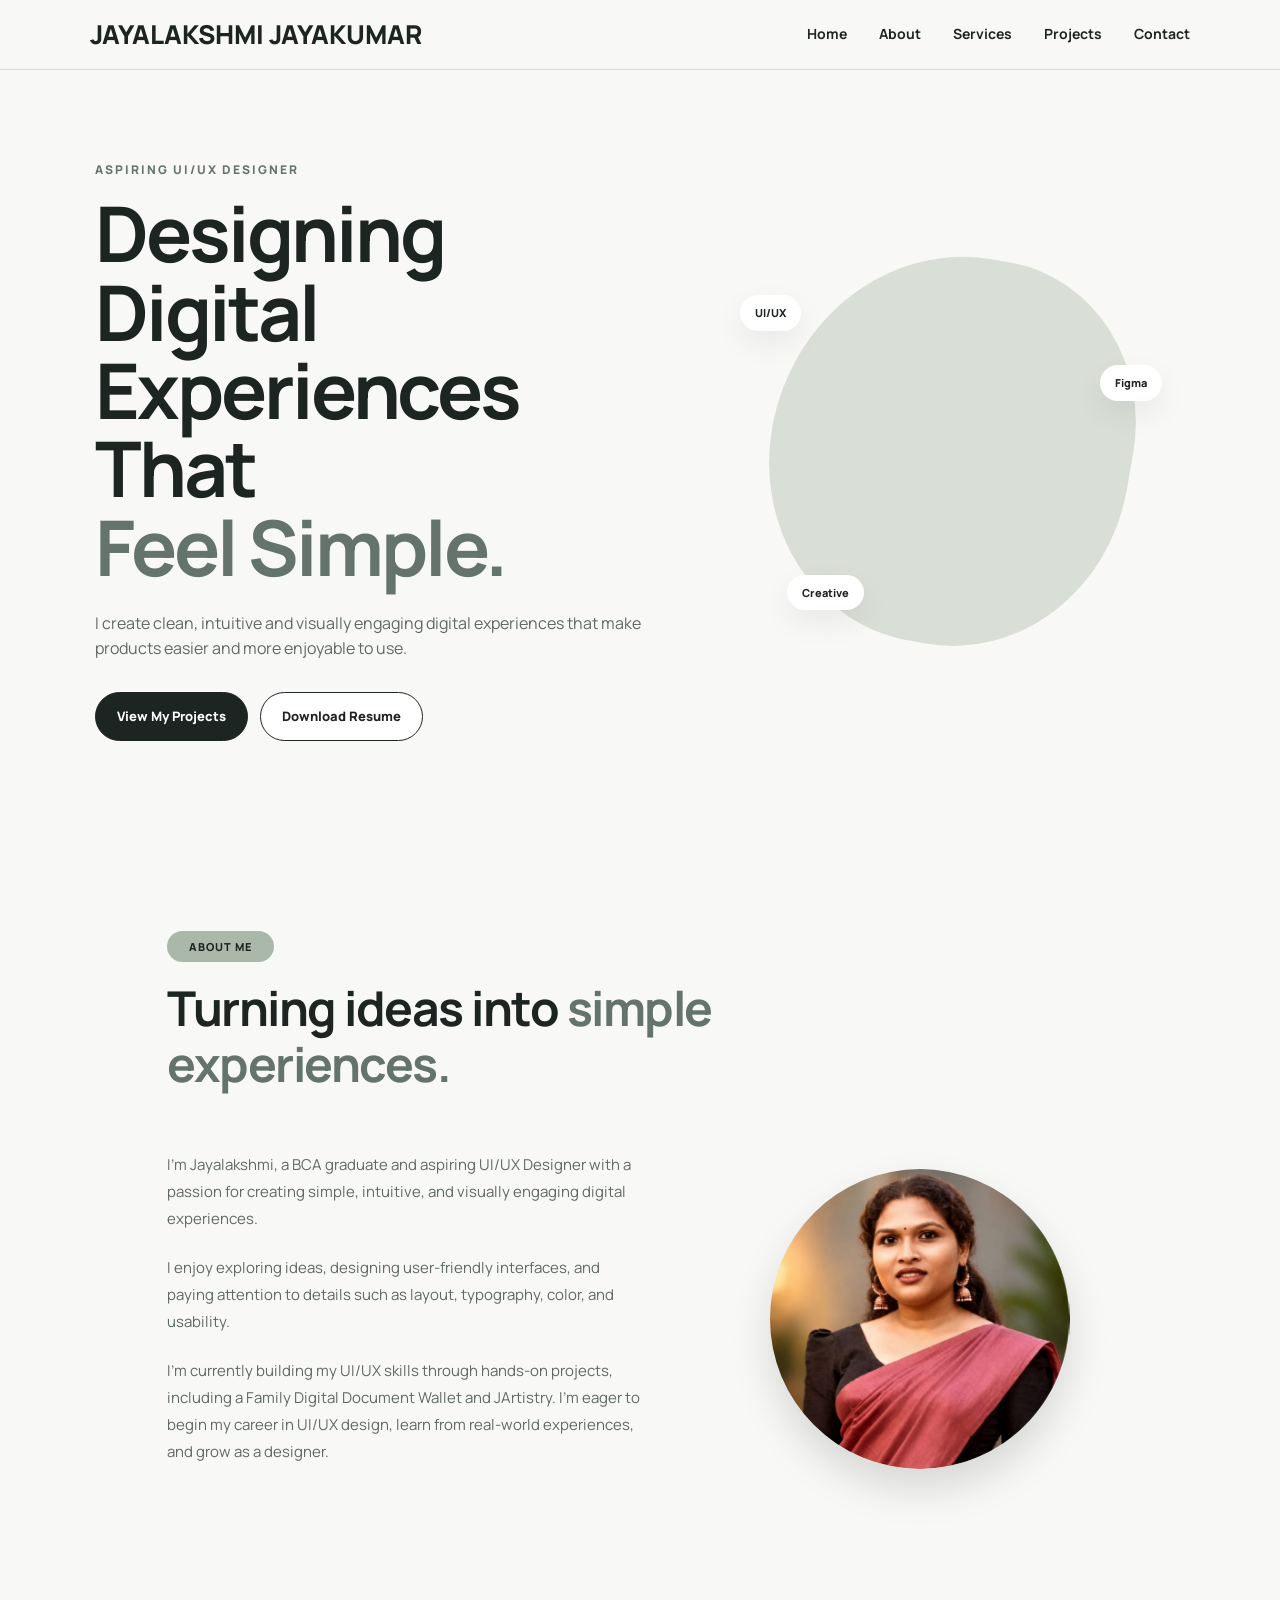
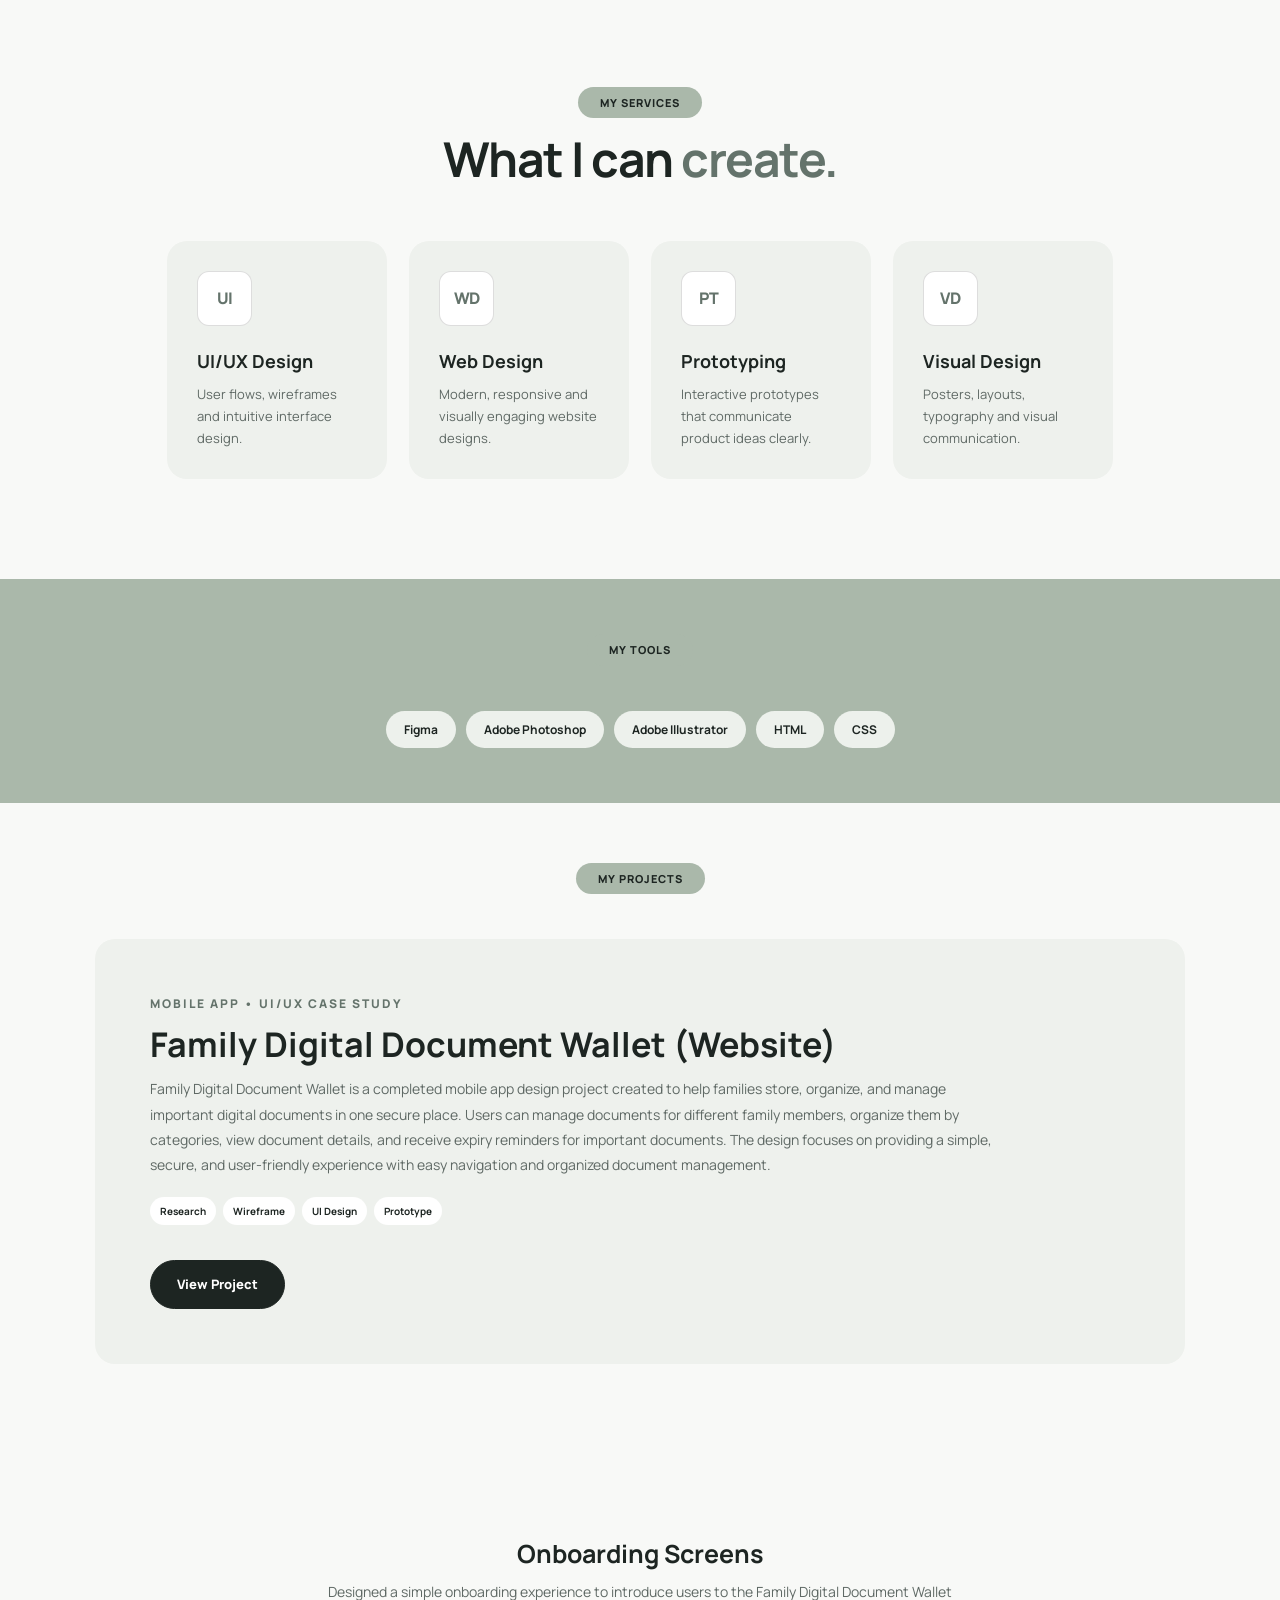
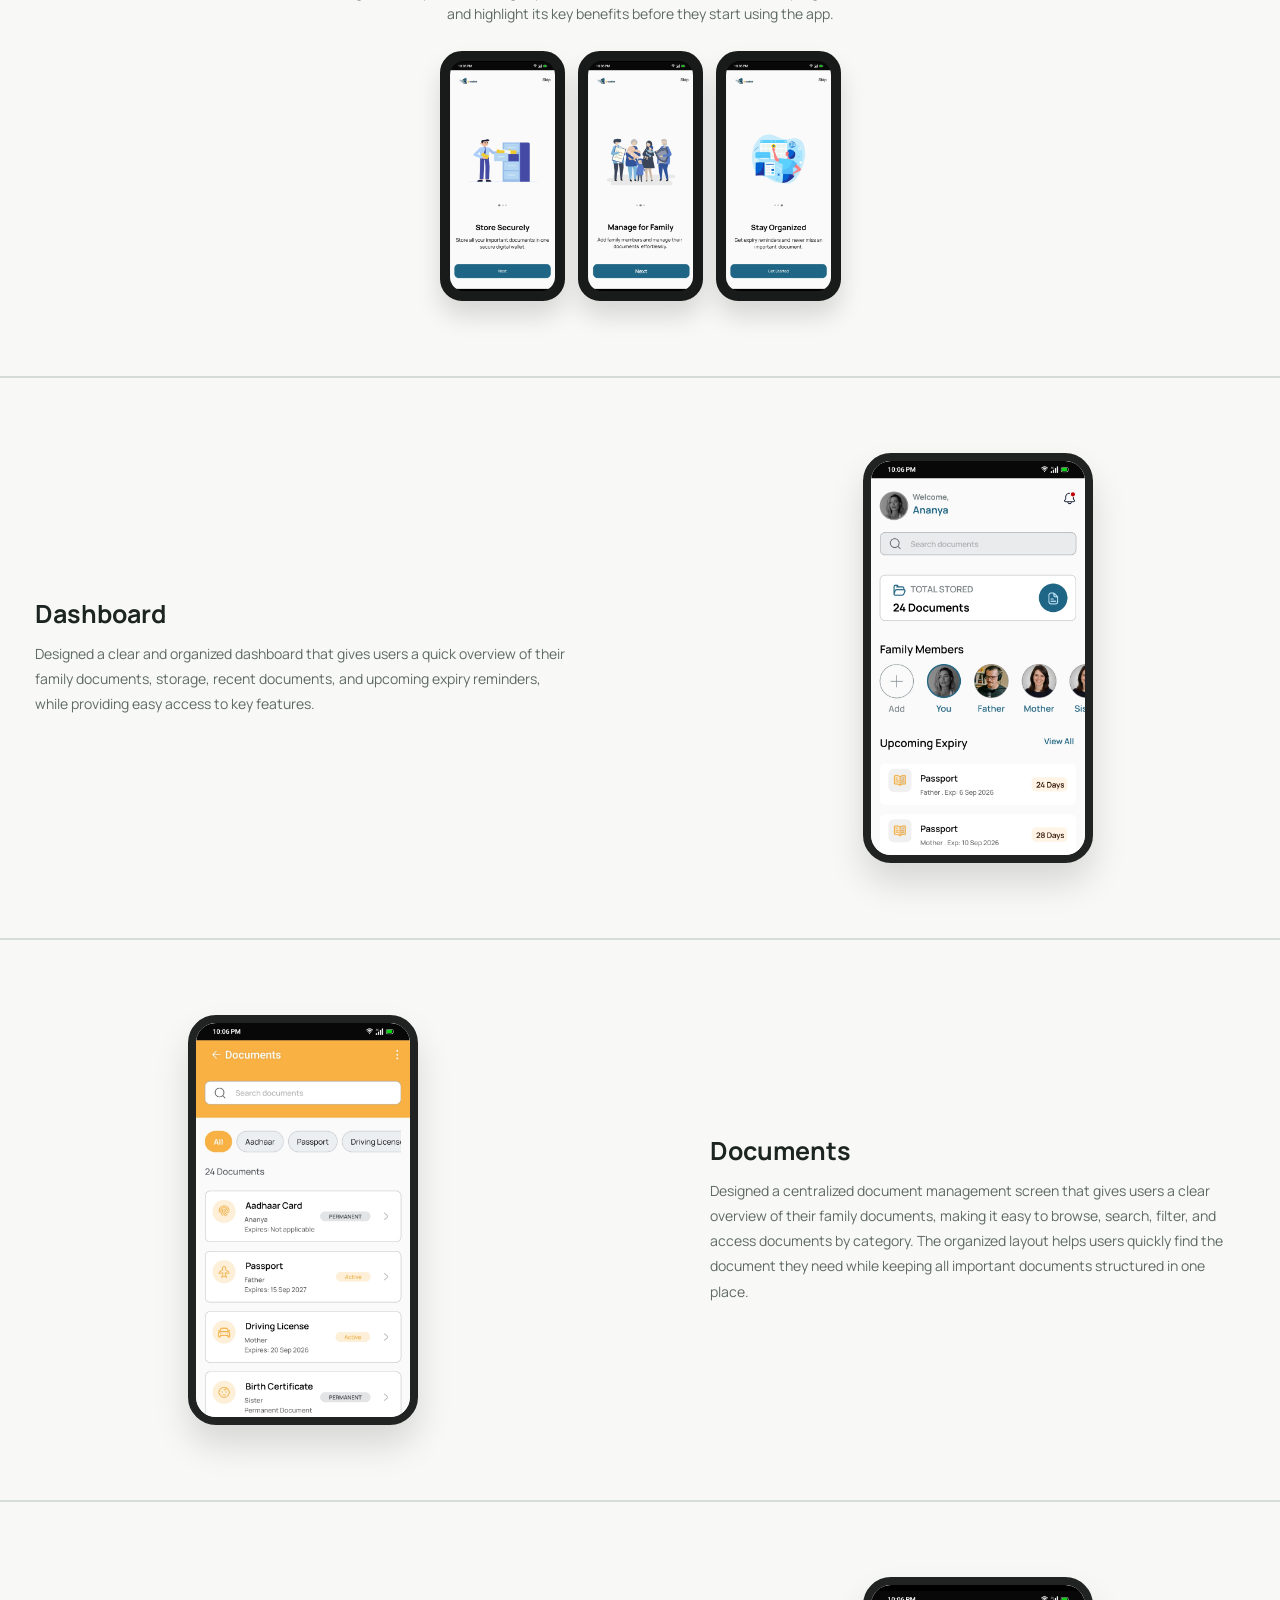
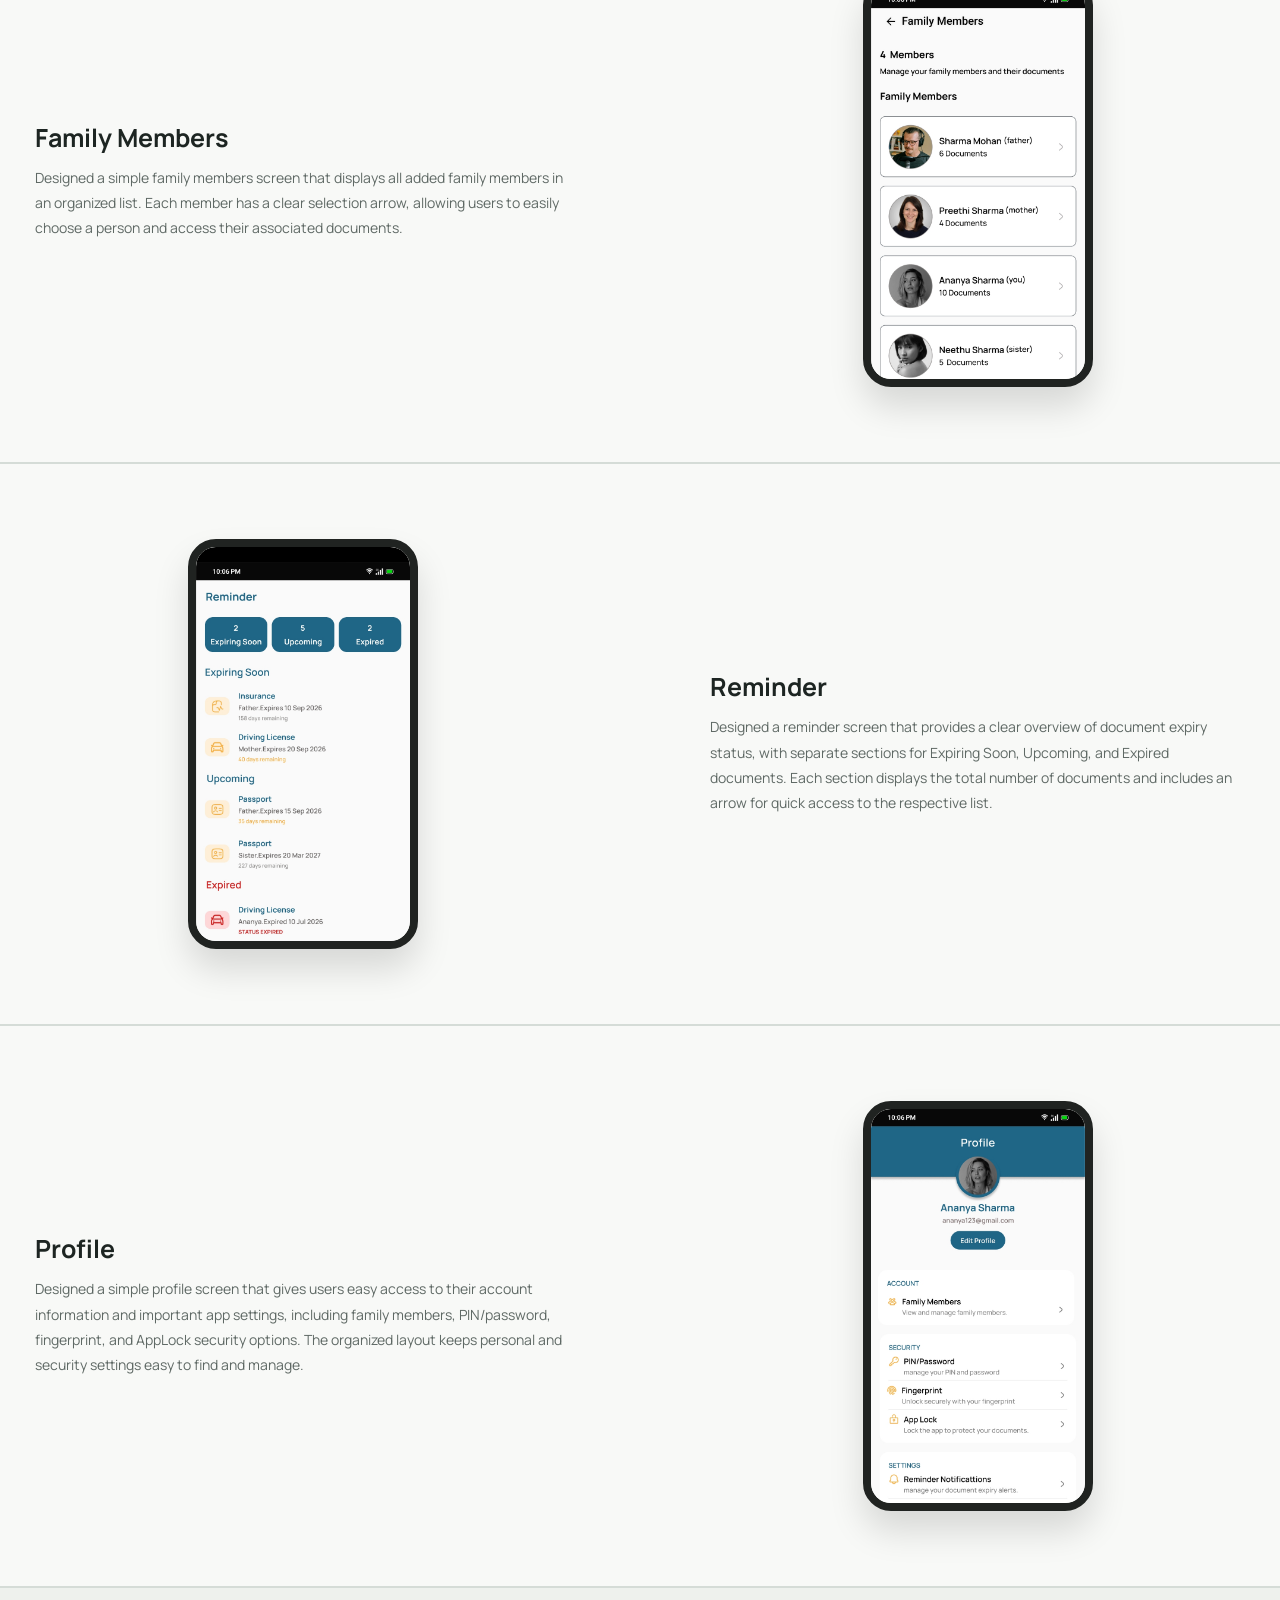
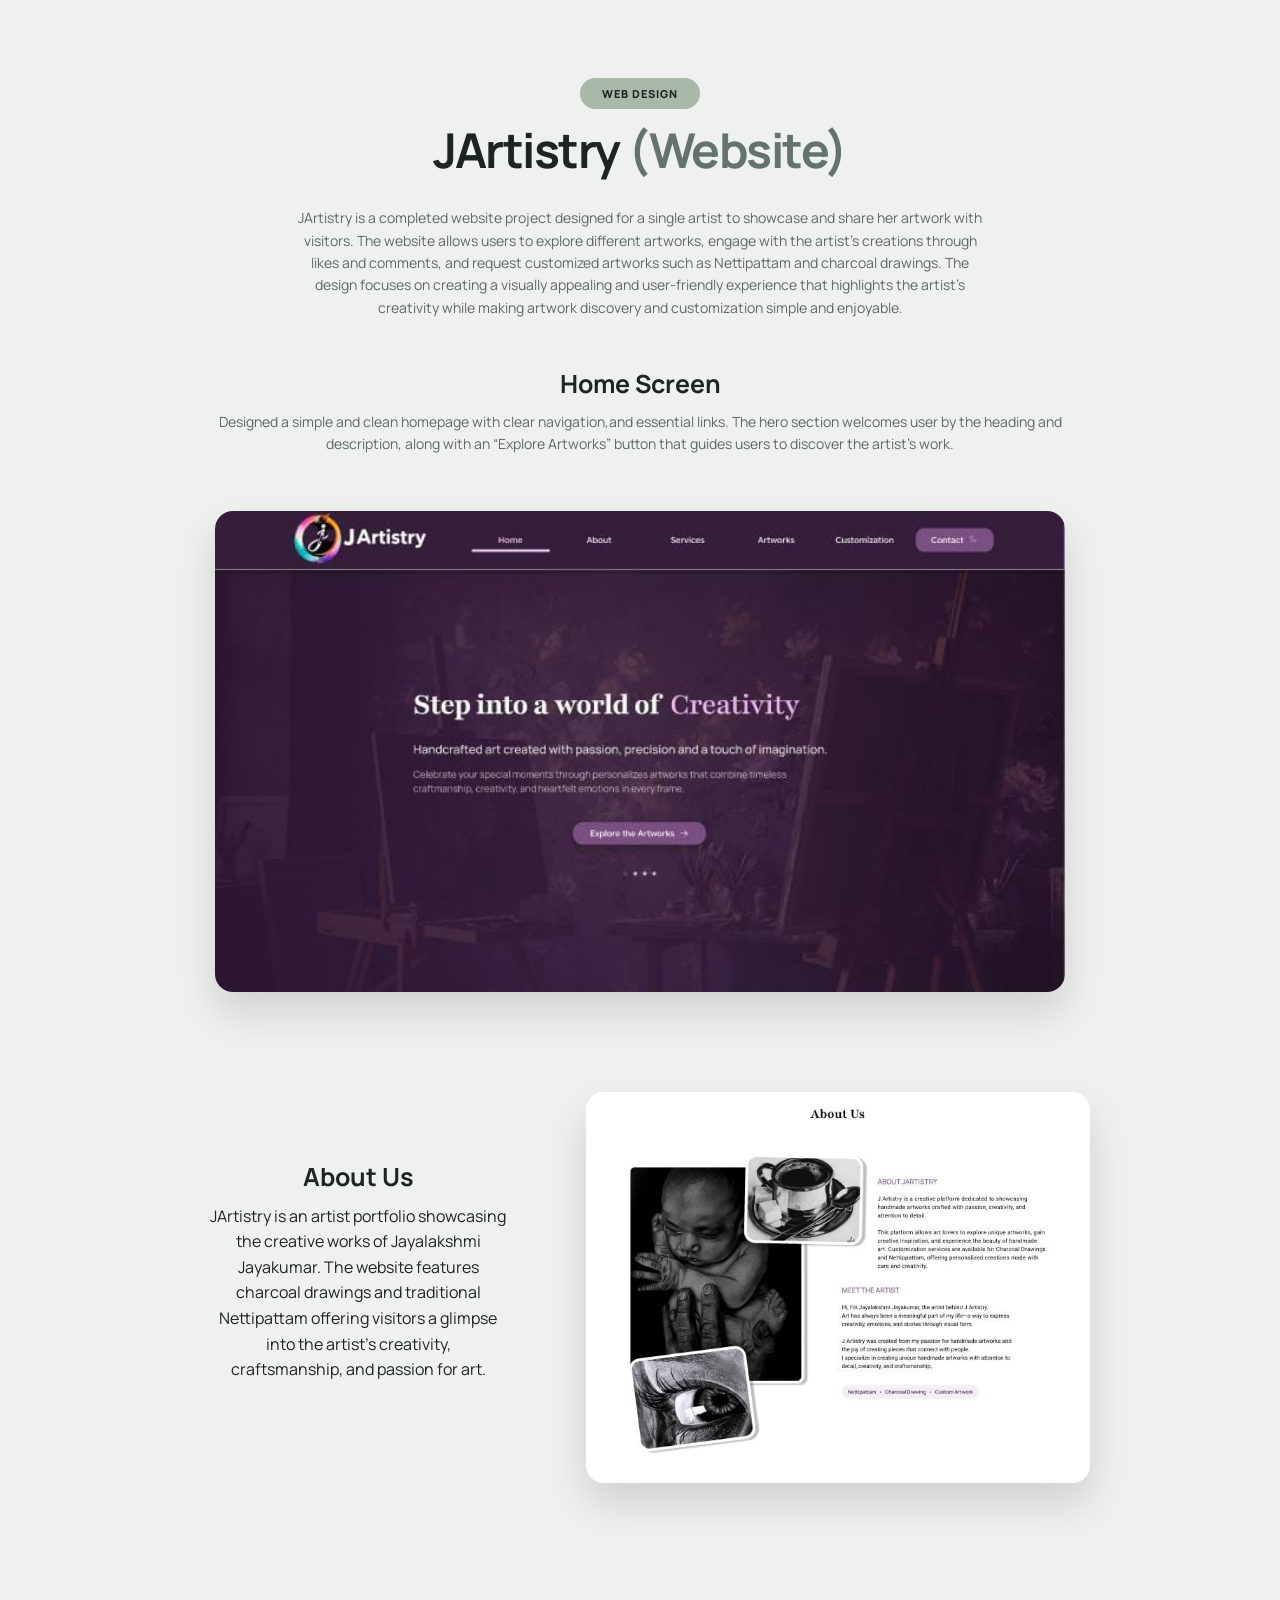
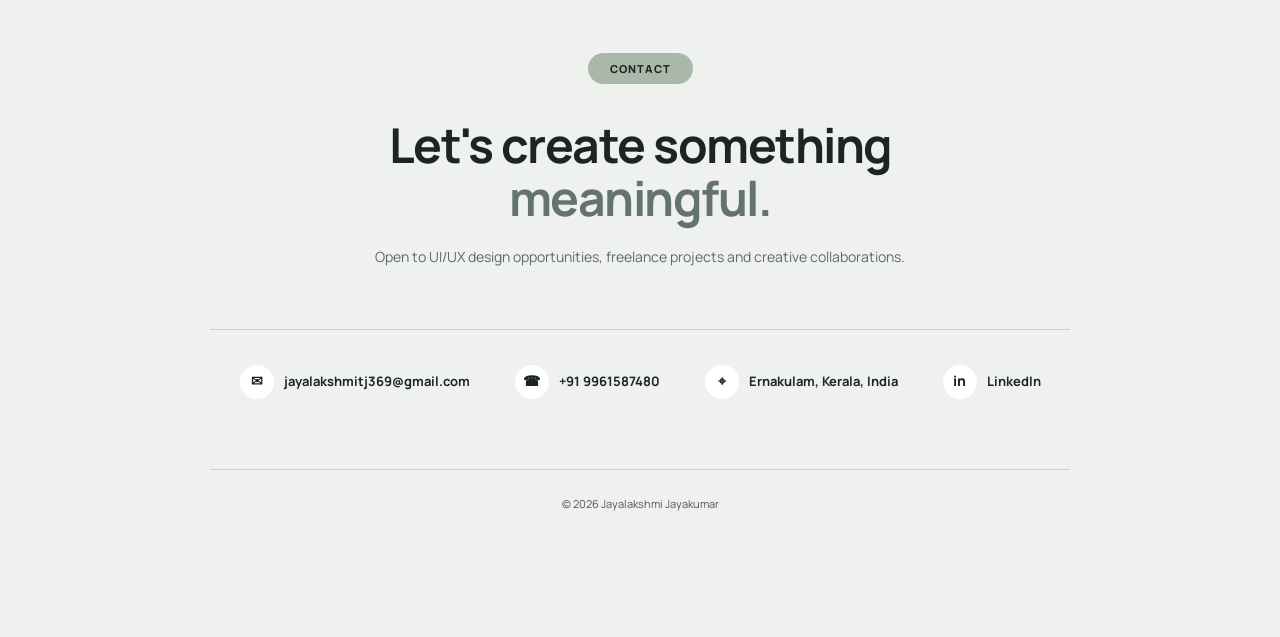
<file: index.html>
<!DOCTYPE html>
<html lang="en">

<head>
    <meta charset="UTF-8">
    <meta name="viewport" content="width=device-width, initial-scale=1.0">

    <title>Jayalakshmi Jayakumar | UI/UX Designer</title>

    <link rel="preconnect" href="https://fonts.googleapis.com">
    <link rel="preconnect" href="https://fonts.gstatic.com" crossorigin>

    <link href="https://fonts.googleapis.com/css2?family=Manrope:wght@400;500;600;700;800&display=swap"
        rel="stylesheet">

    <link rel="stylesheet" href="style.css">
</head>

<body>

    <!-- ================= NAVBAR ================= -->

    <header class="navbar">

        <a href="#home" class="logo">
            JAYALAKSHMI JAYAKUMAR<span></span>
        </a>

        <button class="menu-btn" aria-label="Open menu">
            ☰
        </button>

        <nav class="nav-links">

            <a href="#home">Home</a>

            <a href="#about">About</a>

            <a href="#services">Services</a>

            <a href="#projects">Projects</a>

            <a href="#contact">Contact</a>

        </nav>

    </header>


    <main>

   <!-- ================= HERO ================= -->

        <section class="hero section" id="home">

            <div class="hero-content">

                <p class="eyebrow">
                    Aspiring UI/UX Designer
                </p>

                <h1>
                    Designing Digital
                    <br>
                    Experiences That
                    <br>
                    <em>Feel Simple.</em>
                </h1>

                <p class="hero-description">
                    I create clean, intuitive and visually engaging
                    digital experiences that make products easier
                    and more enjoyable to use.
                </p>

                <div class="hero-buttons">

                    <a href="projects.html" class="btn primary-btn">
                        View My Projects
                    </a>

                    <a href="Jayalakshmi Jayakumar(UI-UX Designer).pdf" class="btn secondary-btn">
                        Download Resume
                    </a>

                </div>

            </div>


            <div class="hero-image">

                <div class="hero-blob"></div>

               

                <span class="floating-card card-one">
                    UI/UX
                </span>

                <span class="floating-card card-two">
                    Figma
                </span>

                <span class="floating-card card-three">
                    Creative
                </span>

            </div>

        </section>


        <!-- ================= ABOUT ================= -->

<section class="about section" id="about">

    <div class="section-title">

        <span class="pill">
            ABOUT ME
        </span>

        <h2>
            Turning ideas into
            <span>simple experiences.</span>
        </h2>

    </div>


    <div class="about-content">

        <!-- LEFT: ABOUT TEXT -->

        <div class="about-text">

            <p>
                I’m Jayalakshmi, a BCA graduate and aspiring UI/UX Designer
                with a passion for creating simple, intuitive, and visually
                engaging digital experiences.
            </p>

            <p>
                I enjoy exploring ideas, designing user-friendly interfaces,
                and paying attention to details such as layout, typography,
                color, and usability.
            </p>

            <p>
                I’m currently building my UI/UX skills through hands-on
                projects, including a Family Digital Document Wallet and
                JArtistry. I’m eager to begin my career in UI/UX design,
                learn from real-world experiences, and grow as a designer.
            </p>

        </div>


        <!-- RIGHT: ABOUT IMAGE -->

        <div class="about-image">

            <img
                src="profilepic.jpeg"
                alt="About Jayalakshmi"
            >

        </div>

    </div>

</section>


        <!-- ================= SERVICES ================= -->

<section class="services section" id="services">

    <div class="section-title center">

        <span class="pill">
            MY SERVICES
        </span>

        <h2>
            What I can
            <span>create.</span>
        </h2>

    </div>


    <div class="service-container">

        <!-- UI/UX DESIGN -->
        <div class="service-card">

            <div class="service-icon">
                <span>UI</span>
            </div>

            <h3>
                UI/UX Design
            </h3>

            <p>
                User flows, wireframes and intuitive
                interface design.
            </p>

        </div>


        <!-- WEB DESIGN -->
        <div class="service-card">

            <div class="service-icon">
                <span>WD</span>
            </div>

            <h3>
                Web Design
            </h3>

            <p>
                Modern, responsive and visually engaging
                website designs.
            </p>

        </div>


        <!-- PROTOTYPING -->
        <div class="service-card">

            <div class="service-icon">
                <span>PT</span>
            </div>

            <h3>
                Prototyping
            </h3>

            <p>
                Interactive prototypes that communicate
                product ideas clearly.
            </p>

        </div>


        <!-- VISUAL DESIGN -->
        <div class="service-card">

            <div class="service-icon">
                <span>VD</span>
            </div>

            <h3>
                Visual Design
            </h3>

            <p>
                Posters, layouts, typography and
                visual communication.
            </p>

        </div>

    </div>

</section>


        <!-- ================= TOOLS ================= -->

        <section class="tools">

            <div class="section-title center">

                <span class="pill">
                    MY TOOLS
                </span>

            </div>

            <div class="tools-list">

                <span>Figma</span>

                <span>Adobe Photoshop</span>

                <span>Adobe Illustrator</span>

                <span>HTML</span>

                <span>CSS</span>

            </div>

        </section>
       <!-- ================= PROJECTS ================= -->

<section class="project section" id="projects">

    <div class="section-title center">
        <span class="pill">MY PROJECTS</span>
        <!-- <h2> <span>My</span>  Projects </h2> -->
    </div>

    <div class="project-introduction">

        <div class="project-description">

            <p class="project-category">
                Mobile App • UI/UX Case Study
            </p>

            <h3>
                Family Digital Document Wallet
                <span>(Website)</span>
            </h3>

            <p>
              Family Digital Document Wallet is a completed mobile app design project created to help families store, organize, and manage important digital documents in one secure place. Users can manage documents for different family members, organize them by categories, view document details, and receive expiry reminders for important documents. The design focuses on providing a simple, secure, and user-friendly experience with easy navigation and organized document management.
            </p>

            <div class="tags">
                <span>Research</span>
                <span>Wireframe</span>
                <span>UI Design</span>
                <span>Prototype</span>
            </div>

            <!-- View Project Button -->
            <div class="project-action">
                <a href="https://www.figma.com/proto/FunWPjvxJm2hHNM49Aekcq/Family-Document-Wallet---Jayalakshmi-Jayakumar?page-id=0%3A1&node-id=12-134&p=f&viewport=-4976%2C-52%2C0.77&t=eHXL3Me25Aaj4qq1-1&scaling=scale-down&content-scaling=fixed&starting-point-node-id=121%3A1160"
                   target="_blank"
                   class="view-project-btn">
                    View Project
                </a>
            </div>

        </div>

    </div>

    <!-- Your Dashboard, Documents, Family Members,
         Reminder and Profile sections continue here -->

</section>

<!-- ================= ONBOARDING ================= -->

<article class="case-study" id="family-digital-document-wallet">

    <div class="case-text">

        <h3>
            Onboarding Screens
        </h3>

        <p>Designed a simple onboarding experience to introduce users to the Family Digital Document Wallet and highlight its key benefits before they start using the app.
        </p>

    </div>


    <div class="screen-container">

        <!-- Onboarding Screen 1 -->
        <div class="small-phone">

            <img
                src="onboarding1.jpeg"
                alt="Onboarding Screen 1"
            >

        </div>


        <!-- Onboarding Screen 2 -->
        <div class="small-phone">

            <img
                src="onboarding2.jpeg"
                alt="Onboarding Screen 2"
            >

        </div>


        <!-- Onboarding Screen 3 -->
        <div class="small-phone">

            <img
                src="onboarding3.jpeg"
                alt="Onboarding Screen 3"
            >

        </div>

    </div>

</article>

           <!-- Dashboard -->

<article class="case-study split-section">

    <div class="case-text">

        <p class="number">
            
        </p>

        <h3>
            Dashboard
        </h3>

        <p>
          Designed a clear and organized dashboard that gives users a quick overview of their family documents, storage, recent documents, and upcoming expiry reminders, while providing easy access to key features.
        </p>

    </div>


    <div class="mock-phone dashboard">

        <img 
            src="dashboard.jpeg" 
            alt="Dashboard Screen"
        >

    </div>

</article>

  <!-- Documents -->

<article class="case-study split-section reverse">

    <div class="case-text">

        <p class="number">
            
        </p>

        <h3>
            Documents
        </h3>

        <p>
            Designed a centralized document management screen that gives users a clear overview of their family documents, making it easy to browse, search, filter, and access documents by category. The organized layout helps users quickly find the document they need while keeping all important documents structured in one place.
        </p>

    </div>


    <div class="mock-phone documents">

        <img src="document.jpeg" alt="Documents Screen">

    </div>

</article>


<!-- Family Members -->

<article class="case-study split-section">

    <div class="case-text">

        <p class="number">
          
        </p>

        <h3>
            Family Members
        </h3>

        <p>
            Designed a simple family members screen that displays all added family members in an organized list. Each member has a clear selection arrow, allowing users to easily choose a person and access their associated documents.
        </p>

    </div>


    <div class="mock-phone family">

        <img src="family members.jpeg" alt="Family Members Screen">

    </div>

</article>


<!-- Reminder -->

<article class="case-study split-section reverse">

    <div class="case-text">

        <p class="number">
            
        </p>

        <h3>
            Reminder
        </h3>

        <p>
            Designed a reminder screen that provides a clear overview of document expiry status, with separate sections for Expiring Soon, Upcoming, and Expired documents. Each section displays the total number of documents and includes an arrow for quick access to the respective list.
        </p>

    </div>


    <div class="mock-phone reminder">

        <img src="reminder.jpeg" alt="Reminder Screen">

    </div>

</article>


<!-- Profile -->

<article class="case-study split-section">

    <div class="case-text">

        <p class="number">
           
        </p>

        <h3>
            Profile
        </h3>

        <p>
            Designed a simple profile screen that gives users easy access to their account information and important app settings, including family members, PIN/password, fingerprint, and AppLock security options. The organized layout keeps personal and security settings easy to find and manage.
        </p>

    </div>


    <div class="mock-phone profile">

        <img src="profile.jpeg" alt="Profile Screen">

    </div>

</article>


      <!-- ================= JARTISTRY ================= -->

<section class="website-project section" id="jartistry-project">

    <div class="section-title center">

        <span class="pill">
            WEB DESIGN
        </span>

        <h2>
            JArtistry
            <span>(Website)</span>
        </h2>

    </div>


    <p class="website-intro">
        JArtistry is a completed website project designed for a single artist to showcase and share her artwork with visitors. The website allows users to explore different artworks, engage with the artist’s creations through likes and comments, and request customized artworks such as Nettipattam and charcoal drawings. The design focuses on creating a visually appealing and user-friendly experience that highlights the artist’s creativity while making artwork discovery and customization simple and enjoyable.
    </p>


    <!-- ================= HOME SCREEN ================= -->

    <article class="website-case">

         <h3>
            Home Screen
        </h3>

        <p>
            Designed a simple and clean homepage with clear navigation,and essential links. The hero section welcomes user by the heading and description, along with an “Explore Artworks” button that guides users to discover the artist’s work.
        </p>

        <br>
        
        <div class="website-screen">

            <img
                src="Jartistryheropage.jpeg"
                alt="JArtistry Home Screen"
            >

        </div>

       

    </article>


    <!-- ================= ABOUT US ================= -->

    <article class="website-case website-two-column">

        <div class="website-text">

            <h3>
                About Us
            </h3>

            <p>
                
            </p>JArtistry is an artist portfolio showcasing the creative works of Jayalakshmi Jayakumar. The website features charcoal drawings and traditional Nettipattam offering visitors a glimpse into the artist’s creativity, craftsmanship, and passion for art.

        </div>


        <div class="website-screen">

            <img
                src="jartistryaboutus.jpeg"
                alt="About us Screen"
            >

        </div>

    </article>


    
   <!-- ================= FOOTER ================= -->

<footer id="contact">

    <div class="footer-content">

        <span class="pill">CONTACT</span>

        <h2>
            Let's create something
            <span>meaningful.</span>
        </h2>

        <p>
            Open to UI/UX design opportunities,
            freelance projects and creative collaborations.
        </p>

    </div>


    <div class="footer-links">

        <a href="https://mail.google.com/mail/?view=cm&fs=1&to=jayalakshmitj369@gmail.com"
            target="_blank"
            class="contact-item">
                <span class="contact-icon">✉</span>
                <span>jayalakshmitj369@gmail.com</span>
        </a>

        <!-- Phone -->
        <div class="contact-item">
            <span class="contact-icon">☎</span>
            <span>+91 9961587480</span>
        </div>

        <!-- Location -->
        <div class="contact-item">
            <span class="contact-icon">⌖</span>
            <span>Ernakulam, Kerala, India</span>
        </div>


        <!-- LinkedIn -->
        <a
            href="https://www.linkedin.com/in/jayalakshmi-jayakumar-29944a409"
            target="_blank"
            class="contact-item"
        >
            <span class="contact-icon">in</span>
            <span>LinkedIn</span>
        </a>

    </div>


    <p class="copyright">
        © <span id="year"></span>
        Jayalakshmi Jayakumar
    </p>

</footer>


    <script src="script.js"></script>

</body>

</html>
</file>
<file: style.css>
/* ================= BASIC ================= */

* {
    margin: 0;
    padding: 0;
    box-sizing: border-box;
}

html {
    scroll-behavior: smooth;
}

:root {
    --background: #f8f9f7;
    --light-green: #eef1ed;
    --green: #aab8aa;
    --dark-green: #64736b;
    --text: #1d2522;
    --muted: #5f6965;
    --border: #d5dcd7;
    --white: #ffffff;
    --purple: #7b3ca8;
}

body {
    font-family: "Manrope", Arial, sans-serif;
    background: var(--background);
    color: var(--text);
    line-height: 1.6;
}

a {
    text-decoration: none;
    color: inherit;
}


/* ================= NAVBAR ================= */

.navbar {
    position: sticky;
    top: 0;
    z-index: 100;

    height: 70px;

    padding: 0 7%;

    display: flex;
    align-items: center;
    justify-content: space-between;

    background: rgba(248, 249, 247, 0.9);

    backdrop-filter: blur(15px);

    border-bottom: 1px solid var(--border);
}

.logo {
    font-size: 26px;
    font-weight: 800;
}

.logo span {
    color: var(--dark-green);
}

.nav-links {
    display: flex;
    gap: 32px;

    font-size: 14px;
    font-weight: 700;
}

.nav-links a {
    transition: 0.3s ease;
}

.nav-links a:hover {
    color: var(--dark-green);
}

.menu-btn {
    display: none;

    background: none;
    border: none;

    font-size: 25px;

    cursor: pointer;
}


/* ================= GENERAL ================= */

.section {
    max-width: 1150px;

    margin: auto;

    padding: 90px 30px;
}

.section-title {
    margin-bottom: 45px;
}

.section-title.center {
    text-align: center;
}

.pill {
    display: inline-block;

    padding: 7px 22px;

    border-radius: 20px;

    background: var(--green);

    font-size: 11px;

    font-weight: 800;

    letter-spacing: 1px;
}

h2 {
    margin-top: 15px;

    font-size: clamp(30px, 4vw, 48px);

    line-height: 1.1;

    letter-spacing: -1.5px;
}

h2 span {
    color: var(--dark-green);
}

h3 {
    font-size: 25px;

    line-height: 1.2;

    margin-bottom: 12px;
}

p {
    color: var(--muted);

    font-size: 14px;
}


/* ================= HERO ================= */

.hero {
    min-height: 680px;

    display: grid;

    grid-template-columns: 1.1fr 0.9fr;

    align-items: center;

    gap: 50px;
}

.eyebrow {
    color: var(--dark-green);

    font-size: 12px;

    font-weight: 800;

    letter-spacing: 2px;

    text-transform: uppercase;
}

.hero h1 {
    margin: 15px 0 25px;

    font-size: clamp(45px, 6vw, 78px);

    line-height: 1.02;

    letter-spacing: -3px;
}

.hero h1 em {
    color: var(--dark-green);

    font-style: normal;
}

.hero-description {
    max-width: 560px;

    font-size: 16px;
}

.hero-buttons {
    display: flex;

    gap: 12px;

    margin-top: 30px;
}

.btn {
    padding: 13px 21px;

    border-radius: 30px;

    font-size: 13px;

    font-weight: 800;

    border: 1px solid var(--text);
}

.primary-btn {
    color: white;

    background: var(--text);
}

.secondary-btn {
    background: white;
}


/* ================= HERO IMAGE ================= */

.hero-image {
    height: 460px;

    position: relative;

    display: grid;

    place-items: center;
}

.hero-blob {
    position: absolute;

    width: 360px;

    height: 390px;

    background: #d9dfd7;

    border-radius: 55% 45% 50% 50%;

    transform: rotate(10deg);
}

.designer-image {
    z-index: 1;

    width: 240px;

    height: 320px;

    border-radius: 120px 120px 30px 30px;

    display: grid;

    place-items: center;

    font-size: 70px;

    color: white;

    background: linear-gradient(
        145deg,
        #e7c5ae,
        #b77961
    );

    box-shadow: 0 25px 50px #0001;
}


/* ================= FLOATING HERO CARDS ================= */

.floating-card {
    position: absolute;

    z-index: 3;

    padding: 9px 15px;

    background: white;

    border-radius: 30px;

    font-size: 11px;

    font-weight: 800;

    box-shadow: 0 12px 30px #0001;
}

.card-one {
    top: 75px;

    left: 5%;
}

.card-two {
    top: 145px;

    right: 5%;
}

.card-three {
    bottom: 70px;

    left: 15%;
}


/* ================= ABOUT ================= */

.about {
    padding: 100px 8%;
}


/* SECTION TITLE */

.about .section-title {
    margin-bottom: 60px;
}

.about .section-title h2 {
    max-width: 700px;

    font-size: 48px;

    line-height: 1.15;

    margin-top: 18px;
}

.about .section-title h2 span {
    color: var(--dark-green);
}


/* ABOUT CONTENT */

.about-content {
    display: grid;

    grid-template-columns: 1fr 0.8fr;

    gap: 80px;

    align-items: center;
}


/* ABOUT TEXT */

.about-text {
    max-width: 650px;
}

.about-text p {
    font-size: 15px;

    line-height: 1.8;

    margin-bottom: 22px;
}


/* ABOUT IMAGE - NORMAL ROUND SIZE */

.about-image {
    width: 300px;

    height: 300px;

    margin: 0 auto;

    border-radius: 50%;

    overflow: hidden;

    background: var(--light-green);

    box-shadow: 0 20px 40px #0002;
}

.about-image img {
    width: 100%;

    height: 100%;

    display: block;

    object-fit: cover;

    object-position: center;
}


/* ================= SERVICES ================= */

.services {
    padding: 100px 8%;
}

.services .section-title {
    margin-bottom: 55px;
}


/* HORIZONTAL CARDS */

.service-container {
    display: grid;

    grid-template-columns: repeat(4, 1fr);

    gap: 22px;
}


/* SERVICE CARD */

.service-card {
    padding: 30px;

    background: var(--light-green);

    border-radius: 20px;

    text-align: left;

    transition: 0.3s ease;
}

.service-card:hover {
    transform: translateY(-5px);
}


/* SMALL SQUARE FRAME */

.service-icon {
    width: 55px;

    height: 55px;

    display: flex;

    align-items: center;

    justify-content: center;

    background: white;

    border: 1px solid #0002;

    border-radius: 12px;

    margin-bottom: 25px;

    color: var(--dark-green);
}


/* BOLD LETTERS */

.service-icon span {
    font-size: 16px;

    font-weight: 900;

    letter-spacing: -0.5px;
}


/* SERVICE TITLE */

.service-card h3 {
    font-size: 18px;

    margin-bottom: 10px;
}


/* DESCRIPTION */

.service-card p {
    font-size: 13px;

    line-height: 1.7;

    margin: 0;
}


/* ================= TOOLS ================= */

.tools {
    padding: 55px 30px;

    background: var(--green);

    text-align: center;
}

.tools-list {
    display: flex;

    justify-content: center;

    flex-wrap: wrap;

    gap: 10px;
}

.tools-list span {
    padding: 9px 18px;

    border-radius: 30px;

    background: #edf1ec;

    font-size: 12px;

    font-weight: 700;
}


/* ================= PROJECTS ================= */

.project {
    padding: 60px 30px 100px;

    scroll-margin-top: 70px;
}


/* PROJECT HEADING */

.project .section-title {
    margin-bottom: 45px;
}

.project .section-title h2 {
    font-size: 48px;

    line-height: 1.15;

    margin-top: 15px;
}

.project .section-title h2 span {
    color: var(--dark-green);
}


/* ================= PROJECT INTRODUCTION ================= */

.project-introduction {
    display: grid;

    grid-template-columns: 1fr;

    gap: 50px;

    align-items: center;

    padding: 55px;

    background: var(--light-green);

    border-radius: 20px;
}

.project-category,
.number {
    color: var(--dark-green);

    font-size: 12px;

    font-weight: 800;

    letter-spacing: 2px;

    text-transform: uppercase;
}

.project-description h3 {
    font-size: 34px;

    margin-top: 10px;
}

.project-description > p:not(.project-category) {
    max-width: 850px;

    line-height: 1.8;
}


/* ================= PROJECT TAGS ================= */

.tags {
    display: flex;

    flex-wrap: wrap;

    gap: 7px;

    margin-top: 20px;
}

.tags span {
    padding: 6px 10px;

    background: white;

    border-radius: 20px;

    font-size: 10px;

    font-weight: 700;
}


/* ================= PROJECT VIEW BUTTON ================= */

.project-action {
    margin-top: 35px;
}

.view-project-btn {
    display: inline-flex;

    align-items: center;

    justify-content: center;

    padding: 13px 26px;

    background: var(--text);

    color: white;

    border: 1px solid var(--text);

    border-radius: 30px;

    font-size: 13px;

    font-weight: 800;

    transition: all 0.3s ease;
}

.view-project-btn:hover {
    background: var(--dark-green);

    border-color: var(--dark-green);

    transform: translateY(-3px);
}


/* ================= PHONES ================= */

.phone-container,
.screen-container {
    display: flex;

    justify-content: center;

    align-items: center;

    gap: 13px;
}

.phone {
    width: 145px;

    height: 290px;

    padding: 5px;

    background: #181b1a;

    border: 5px solid #181b1a;

    border-radius: 22px;

    box-shadow: 0 15px 25px #0002;
}

.phone-screen {
    height: 100%;

    padding: 30px 12px 12px;

    display: flex;

    flex-direction: column;

    gap: 10px;

    background: #f6f7f4;

    border-radius: 14px;
}

.phone-screen small {
    color: #68716d;

    font-size: 8px;
}

.phone-screen button {
    margin-top: auto;

    padding: 8px;

    border: none;

    border-radius: 15px;

    background: var(--dark-green);

    color: white;

    font-size: 8px;
}

.mini-list {
    height: 100px;

    border-radius: 8px;

    background:
        repeating-linear-gradient(
            #fff 0 15px,
            #e3e8e3 16px 17px
        );
}


/* ================= CASE STUDY ================= */

.case-study {
    padding: 75px 0;

    border-bottom: 2px solid var(--border);
}

.case-text {
    max-width: 650px;

    margin: 0 auto 25px;

    text-align: center;
}

.screen-container {
    flex-wrap: wrap;
}


/* ================= SMALL PHONE ================= */

.small-phone {
    width: 125px;

    height: 250px;

    padding: 5px;

    background: #181b1a;

    border: 5px solid #181b1a;

    border-radius: 22px;

    overflow: hidden;

    box-shadow: 0 15px 25px #0002;
}

.small-phone img {
    width: 100%;

    height: 100%;

    display: block;

    object-fit: cover;

    border-radius: 14px;
}

.blue-screen {
    background: #edf4f5;
}

.blue-screen b {
    color: #27677c;
}


/* ================= SPLIT CASE STUDIES ================= */

.split-section {
    display: grid;

    grid-template-columns: 1fr 1fr;

    gap: 70px;

    align-items: center;
}


/* CASE STUDY TEXT */

.split-section .case-text {
    text-align: left;

    margin: 0;

    padding: 0 35px;
}

.split-section .case-text p {
    line-height: 1.8;
}


/* REVERSE LAYOUT */

.reverse .case-text {
    order: 2;
}


/* ================= MOCK PHONES ================= */

.mock-phone {
    width: 230px;

    height: 410px;

    margin: auto;

    padding: 25px 14px;

    background: #f7f8f5;

    border: 8px solid #202321;

    border-radius: 28px;

    overflow: hidden;

    box-shadow: 0 20px 35px #0002;
}


/* ================= IMAGE BASED MOCK PHONES ================= */

.mock-phone.dashboard,
.mock-phone.documents,
.mock-phone.family,
.mock-phone.reminder,
.mock-phone.profile {
    padding: 0;

    overflow: hidden;

    background: #f7f8f5;
}

.mock-phone.dashboard img,
.mock-phone.documents img,
.mock-phone.family img,
.mock-phone.reminder img,
.mock-phone.profile img {
    width: 100%;

    height: 100%;

    display: block;

    object-fit: cover;

    object-position: top center;

    border-radius: 19px;
}


/* ================= OLD MOCK PHONE ELEMENTS ================= */

.mock-header {
    height: 30px;

    margin-bottom: 18px;

    border-radius: 8px;

    background: var(--dark-green);
}

.orange {
    background: #f2a62c;
}

.stats {
    display: flex;

    gap: 6px;

    margin: 15px 0;
}

.stats i {
    flex: 1;

    height: 55px;

    display: block;

    border-radius: 9px;

    background: #dbe4dd;
}

.mock-lines,
.document-lines {
    height: 190px;

    border-radius: 8px;

    background:
        repeating-linear-gradient(
            #fff 0 26px,
            #dfe5e0 27px 28px
        );
}

.search-box {
    height: 28px;

    margin-bottom: 12px;

    border-radius: 14px;

    background: #e6ebe7;
}

.profile {
    text-align: center;
}

.profile-avatar {
    width: 55px;

    height: 55px;

    margin: 0 auto 12px;

    border-radius: 50%;

    background: #d7c0a8;
}

.profile-row {
    height: 32px;

    margin: 9px 0;

    border-radius: 8px;

    background: #e7ebe7;
}

.reminder-tabs {
    display: flex;

    gap: 5px;

    margin-bottom: 15px;
}

.reminder-tabs span {
    flex: 1;

    height: 22px;

    border-radius: 6px;

    background: #d6dfd9;
}


/* ================= WEBSITE PROJECT ================= */

.website-project {
    max-width: none;

    padding-left: 10%;

    padding-right: 10%;

    background: var(--light-green);
}

.website-intro {
    max-width: 700px;

    margin: -15px auto 50px;

    text-align: center;
}

.website-case {
    max-width: 900px;

    margin: 0 auto 70px;

    text-align: center;
}


/* WEBSITE SCREEN IMAGES */

.website-screen {
    width: 100%;

    max-width: 850px;

    margin: 30px auto 0;

    background: #f7f8f5;

    border-radius: 18px;

    overflow: hidden;

    box-shadow: 0 20px 40px #0002;
}

.website-screen img {
    width: 100%;

    height: auto;

    display: block;

    object-fit: contain;
}


/* TWO COLUMN WEBSITE SECTION */

.website-two-column {
    display: grid;

    grid-template-columns: 0.8fr 1.2fr;

    gap: 60px;

    align-items: center;
}

.website-two-column .website-screen {
    margin: 0;
}

.website-text {
    padding: 0 20px;
}

.website-case > .website-screen {
    margin-top: 30px;
}


/* ================= OLD WEBSITE ELEMENTS ================= */

.browser {
    padding: 10px;

    background: white;

    border-radius: 15px;

    box-shadow: 0 20px 45px #0002;
}

.browser-top {
    height: 22px;

    text-align: left;
}

.browser-top span {
    display: inline-block;

    width: 7px;

    height: 7px;

    margin-right: 4px;

    border-radius: 50%;

    background: #bbb;
}

.website-hero {
    min-height: 360px;

    display: flex;

    flex-direction: column;

    align-items: center;

    justify-content: center;

    color: white;

    border-radius: 8px;

    background:
        radial-gradient(
            circle at 70% 25%,
            #b776ce,
            transparent 30%
        ),
        linear-gradient(
            120deg,
            #34103d,
            #7b3ca8
        );
}

.website-hero small {
    letter-spacing: 4px;
}

.website-hero h3 {
    font-size: 42px;
}

.website-hero button {
    margin-top: 15px;

    padding: 10px 18px;

    border: 1px solid white;

    border-radius: 20px;

    background: transparent;

    color: white;
}

.art-placeholder {
    min-height: 220px;

    display: grid;

    place-items: center;

    border-radius: 15px;

    color: white;

    font-size: 60px;

    background:
        linear-gradient(
            135deg,
            #6f247e,
            #c98ad9
        );
}

.art-placeholder small {
    font-size: 13px;
}

.art-grid {
    display: grid;

    grid-template-columns: repeat(6, 1fr);

    gap: 12px;

    margin-top: 25px;
}

.art-grid span {
    aspect-ratio: 1;

    display: grid;

    place-items: center;

    border-radius: 50%;

    color: white;

    font-size: 28px;

    background:
        linear-gradient(
            135deg,
            #5e2770,
            #c58bd1
        );
}


/* ================= CONTACT FOOTER ================= */

footer {
    padding: 100px 8% 35px;

    background: var(--light-green);

    text-align: center;
}

.footer-content {
    max-width: 700px;

    margin: 0 auto;
}

.footer-content .pill {
    display: inline-block;

    margin-bottom: 20px;
}

.footer-content h2 {
    font-size: 48px;

    line-height: 1.1;

    margin-bottom: 20px;
}

.footer-content h2 span {
    color: var(--dark-green);
}

.footer-content p {
    max-width: 550px;

    margin: 0 auto;

    line-height: 1.7;
}


/* ================= CONTACT DETAILS ================= */

.footer-links {
    max-width: 900px;

    margin: 60px auto 70px;

    padding-top: 35px;

    border-top: 1px solid #0002;

    display: flex;

    justify-content: center;

    align-items: center;

    flex-wrap: wrap;

    gap: 18px 45px;
}

.contact-item {
    display: flex;

    align-items: center;

    gap: 10px;

    color: var(--text);

    font-size: 13px;

    font-weight: 700;

    text-decoration: none;

    transition: 0.3s ease;
}

.contact-item:hover {
    color: var(--dark-green);

    transform: translateY(-2px);
}


/* CONTACT ICON */

.contact-icon {
    width: 34px;

    height: 34px;

    display: flex;

    align-items: center;

    justify-content: center;

    background: white;

    border-radius: 50%;

    font-size: 14px;

    font-weight: 800;
}


/* COPYRIGHT */

.copyright {
    padding-top: 25px;

    border-top: 1px solid #0002;

    font-size: 11px;

    color: #555;
}


/* ================= ANIMATION ================= */

.reveal {
    opacity: 0;

    transform: translateY(25px);

    transition:
        opacity 0.65s ease,
        transform 0.65s ease;
}

.reveal.visible {
    opacity: 1;

    transform: translateY(0);
}


/* ================================================= */
/* ================= TABLET ======================== */
/* ================================================= */

@media (max-width: 900px) {

    .service-container {
        grid-template-columns: repeat(2, 1fr);
    }

}


/* ================= TABLET ================= */

@media (max-width: 800px) {

    /* NAVBAR */

    .nav-links {
        display: none;
    }

    .menu-btn {
        display: block;
    }

    .nav-links.open {
        position: absolute;

        top: 70px;

        left: 0;

        right: 0;

        display: flex;

        flex-direction: column;

        gap: 0;

        padding: 10px 24px;

        background: white;

        border-bottom: 1px solid var(--border);
    }

    .nav-links.open a {
        padding: 12px 0;
    }


    /* HERO */

    .hero {
        grid-template-columns: 1fr;

        padding-top: 65px;
    }

    .hero-image {
        height: 380px;

        order: -1;
    }

    .hero-blob {
        width: 280px;

        height: 310px;
    }

    .designer-image {
        width: 300px;

        height: 300px;
    }


    /* ABOUT */

    .about {
        padding: 80px 6%;
    }

    .about .section-title h2 {
        font-size: 40px;
    }

    .about-content {
        grid-template-columns: 1fr;

        gap: 45px;
    }

    .about-text {
        max-width: 100%;
    }

    /* ABOUT IMAGE - TABLET */

    .about-image {
        width: 280px;

        height: 280px;

        max-width: none;

        border-radius: 50%;
    }


    /* SERVICES */

    .services {
        padding: 80px 6%;
    }

    .service-container {
        grid-template-columns: repeat(2, 1fr);
    }


    /* PROJECT */

    .project {
        padding: 60px 6% 80px;
    }

    .project .section-title h2 {
        font-size: 40px;
    }

    .project-introduction {
        grid-template-columns: 1fr;

        padding: 30px 25px;
    }


    /* SPLIT CASE STUDIES */

    .split-section {
        grid-template-columns: 1fr;

        gap: 30px;
    }

    .split-section .case-text {
        padding: 0 20px;
    }

    .reverse .case-text {
        order: 0;
    }


    /* WEBSITE */

    .website-two-column {
        grid-template-columns: 1fr;

        gap: 30px;
    }

    .website-two-column .website-screen {
        margin: 0 auto;
    }

    .website-text {
        padding: 0 20px;
    }

    .website-screen {
        width: 100%;

        border-radius: 14px;
    }


    /* FOOTER */

    footer {
        padding: 80px 6% 30px;
    }

    .copyright {
        grid-column: auto;
    }

}


/* ================================================= */
/* ================= MOBILE ======================== */
/* ================================================= */

@media (max-width: 480px) {

    /* GENERAL */

    .section {
        padding: 65px 18px;
    }


    /* NAVBAR */

    .navbar {
        padding: 0 6%;
    }


    /* HERO */

    .hero {
        min-height: auto;

        padding-top: 45px;

        gap: 20px;
    }

    .hero h1 {
        font-size: 43px;

        letter-spacing: -2px;
    }

    .hero-description {
        font-size: 14px;
    }

    .hero-buttons {
        flex-direction: column;
    }

    .btn {
        text-align: center;
    }

    .hero-image {
        height: 310px;
    }

    .hero-blob {
        width: 230px;

        height: 250px;
    }

    .designer-image {
        width: 250px;

        height: 250px;
    }

    .floating-card {
        padding: 7px 11px;

        font-size: 9px;
    }

    .card-one {
        top: 35px;

        left: 0;
    }

    .card-two {
        top: 95px;

        right: 0;
    }

    .card-three {
        bottom: 25px;

        left: 10%;
    }


    /* ABOUT */

    .about {
        padding: 65px 6%;
    }

    .about .section-title {
        margin-bottom: 40px;
    }

    .about .section-title h2 {
        font-size: 32px;
    }

    .about-text p {
        font-size: 14px;

        line-height: 1.7;
    }

    /* ABOUT IMAGE - MOBILE */

    .about-image {
        width: 250px;

        height: 250px;

        max-width: none;

        border-radius: 50%;
    }


    /* SERVICES */

    .services {
        padding: 70px 6%;
    }

    .service-container {
        grid-template-columns: 1fr;

        gap: 18px;
    }

    .service-card {
        padding: 25px;
    }


    /* TOOLS */

    .tools {
        padding: 45px 18px;
    }


    /* PROJECT */

    .project {
        padding: 55px 18px 70px;
    }

    .project .section-title {
        margin-bottom: 35px;
    }

    .project .section-title h2 {
        font-size: 32px;
    }

    .project-introduction {
        padding: 25px 20px;

        border-radius: 18px;
    }

    .project-description h3 {
        font-size: 27px;
    }

    .project-description > p:not(.project-category) {
        font-size: 13px;

        line-height: 1.75;
    }


    /* PROJECT BUTTON */

    .project-action {
        margin-top: 30px;
    }

    .view-project-btn {
        padding: 12px 23px;

        font-size: 12px;
    }


    /* PHONES */

    .phone-container {
        flex-wrap: wrap;
    }

    .phone {
        width: 115px;

        height: 230px;
    }

    .small-phone {
        width: 100px;

        height: 205px;
    }


    /* CASE STUDIES */

    .case-study {
        padding: 55px 0;
    }

    .split-section {
        gap: 25px;
    }

    .split-section .case-text {
        padding: 0 12px;
    }

    .split-section .case-text h3 {
        font-size: 24px;
    }

    .split-section .case-text p {
        font-size: 13px;

        line-height: 1.75;
    }


    /* MOCK PHONES */

    .mock-phone {
        width: 210px;

        height: 375px;
    }


    /* WEBSITE */

    .website-project {
        padding-left: 6%;

        padding-right: 6%;
    }

    .website-intro {
        font-size: 13px;
    }

    .website-case {
        margin-bottom: 50px;
    }

    .website-screen {
        border-radius: 12px;
    }

    .website-hero {
        min-height: 280px;
    }

    .website-hero h3 {
        font-size: 25px;
    }

    .art-grid {
        grid-template-columns: repeat(3, 1fr);
    }


    /* FOOTER */

    footer {
        padding: 75px 6% 30px;
    }

    .footer-content h2 {
        font-size: 34px;
    }

    .footer-links {
        margin: 45px auto 55px;

        flex-direction: column;

        align-items: flex-start;

        width: fit-content;

        gap: 18px;
    }

    .contact-item {
        font-size: 12px;
    }

}
</file>
